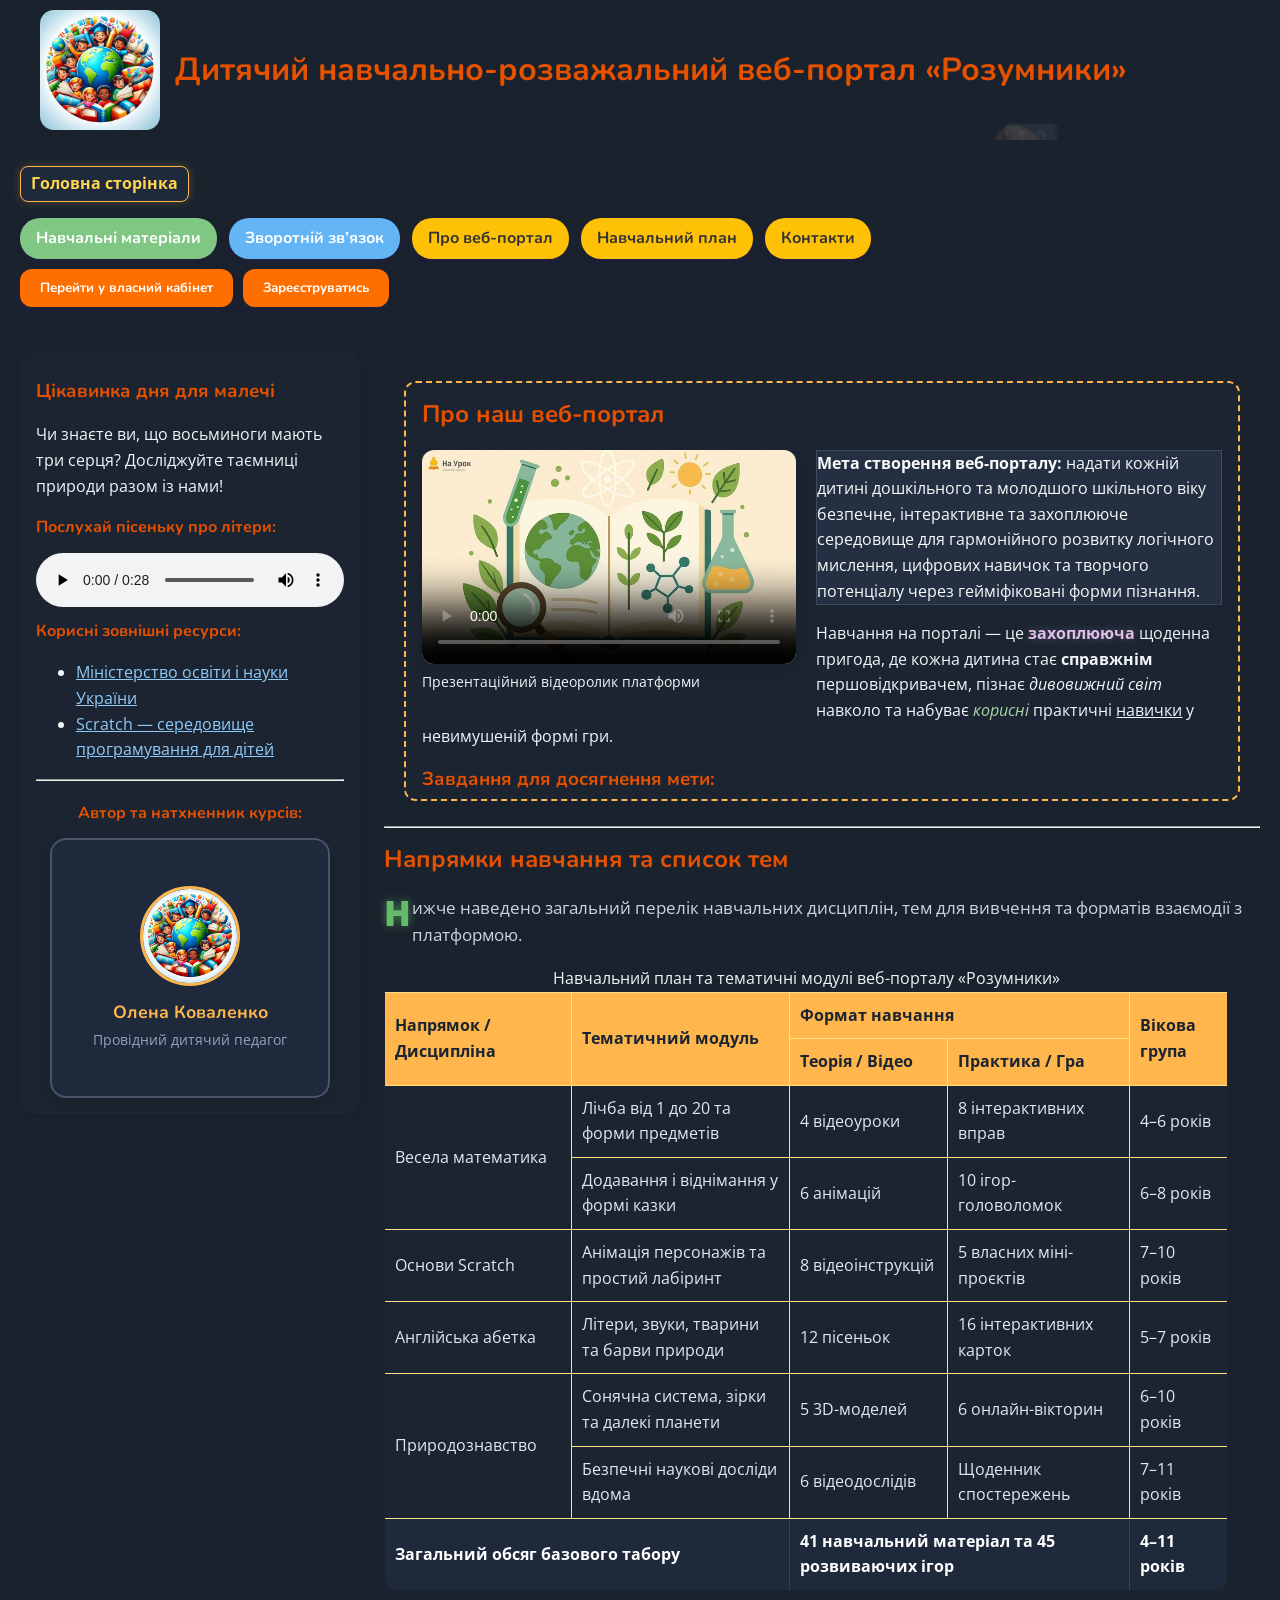
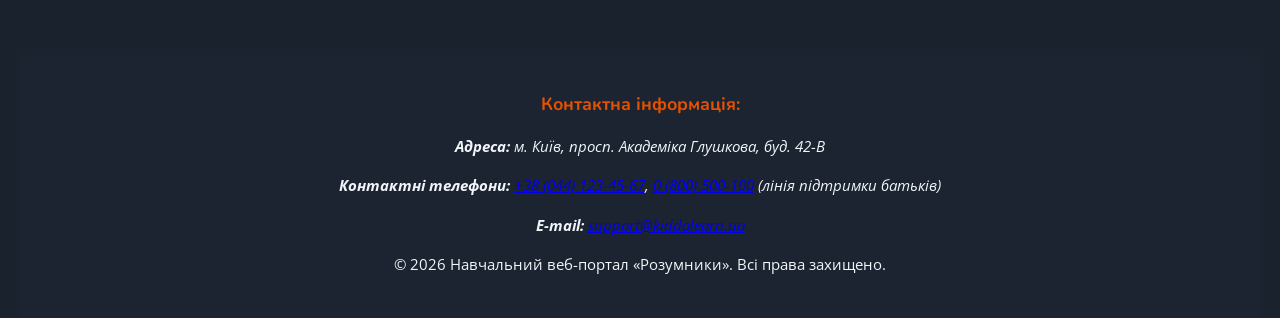
<file: index.html>
<!DOCTYPE html>
<html lang="uk">
<head>
    <meta charset="UTF-8">
    <meta name="viewport" content="width=device-width, initial-scale=1.0">
    <title>Розумники — Веб-портал для навчання дітей</title>

    <link rel="stylesheet" href="css/style.css">
    <!-- Внутрішня таблиця стилів -->
     <style>
        .page-badge {
            display: inline-block;
            background: #FFE082;
            padding: 4px 10px;
            border-radius: 8px;
            font-weight: bold;
        }

        body.theme-night .page-badge {
            background-color: #1E293B;       /* Темно-синій фон плашки */
            color: #FFD54F;                  /* Чіткий золотисто-жовтий текст */
            border: 1px solid #FFB74D;       /* Акуратна тепла рамка */
            box-shadow: 0 0 10px rgba(255, 183, 77, 0.25); /* Легке приємне неонове світіння */
        }
     </style>

     <script defer src="js/index.js"></script>
</head>
<body>

    <!-- ШАПКА САЙТУ (HEADER) -->
    <header>
        <div class="brand-header">
            <!-- Назва та логотип веб-порталу -->
            <img src="assets/images/logo.jpg" alt="Логотип дитячого навчального порталу Розумники" width="120" height="120">
            <h1>Дитячий навчально-розважальний веб-портал «Розумники»</h1>
        </div>

        <p><span class="page-badge">Головна сторінка</span></p>

        <!-- Навігаційне меню (NAV) -->
        <nav>
            <ul>
                <li><a href="courses.html">Навчальні матеріали</a></li>
                <li><a href="feedback.html">Зворотній зв’язок</a></li>
                <!-- 2 якірні посилання на складові документу -->
                <li><a href="#about">Про веб-портал</a></li>
                <li><a href="#study-plan">Навчальний план</a></li>
                <li><a href="#contacts">Контакти</a></li>
            </ul>
        </nav>

        <!-- Кнопки переходу -->
        <div>
            <button type="button" onclick="alert('Перехід у власний кабінет')">Перейти у власний кабінет</button>
            <button type="button" onclick="alert('Реєстрація нового користувача')">Зареєструватись</button>
        </div>
    </header>

    <hr>

    <!-- БІЧНА ПАНЕЛЬ (ASIDE) -->
    <aside>
        <h3>Цікавинка дня для малечі</h3>
        <p>Чи знаєте ви, що восьминоги мають три серця? Досліджуйте таємниці природи разом із нами!</p>
        
        <!-- Мультимедіа: аудіо -->
        <h4>Послухай пісеньку про літери:</h4>
        <audio controls>
            <source src="assets/audio/Alphabet-Song.mp3" type="audio/mpeg">
            Ваш браузер не підтримує аудіоелемент.
        </audio>

        <!-- 2 зовнішні посилання -->
        <h4>Корисні зовнішні ресурси:</h4>
        <ul>
            <li>
                <a href="https://mon.gov.ua/" target="_blank" rel="noopener noreferrer">Міністерство освіти і науки України</a>
            </li>
            <li>
                <a href="https://scratch.mit.edu/" target="_blank" rel="noopener noreferrer">Scratch — середовище програмування для дітей</a>
            </li>
        </ul>

        <!-- Блок автора курсу з 3D фліп-картою -->
        <hr>
        <div class="author-section">
            <h4>Автор та натхненник курсів:</h4>
            <div class="flip-card" id="authorCard">
                <div class="flip-card-inner">
                    <!-- Передня сторона (зображення та ім'я) -->
                    <div class="flip-card-front">
                        <img src="assets/images/logo.jpg" alt="Олена Коваленко — автор курсів" class="author-photo">
                        <p class="author-name">Олена Коваленко</p>
                        <span class="author-title">Провідний дитячий педагог</span>
                    </div>
                    <!-- Зворотна сторона (девіз / цитата) -->
                    <div class="flip-card-back">
                        <h5>Життєве кредо:</h5>
                        <blockquote class="author-quote">
                            «Навчання має бути захоплюючою грою, яка відкриває крила природній допитливості дитини!»
                        </blockquote>
                        <p class="author-signature">— О. І. Коваленко</p>
                    </div>
                </div>
            </div>
        </div>
    </aside>

    <hr>

    <!-- ОСНОВНИЙ КОНТЕНТ (MAIN) -->
    <main>

        <!-- СТАТТЯ (ARTICLE): Мета та завдання -->
        <article id="about">
            <h2>Про наш веб-портал</h2>

            <figure class="media-left">
                <video controls poster="assets/images/course-nature.jpg" width="320" height="180">
                    <source src="assets/video/intro.mp4" type="video/mp4">
                    Ваш браузер не підтримує тег video.
                </video>
                <figcaption>Презентаційний відеоролик платформи</figcaption>
            </figure>

            <p>
                <strong>Мета створення веб-порталу:</strong> надати кожній дитині дошкільного та молодшого шкільного віку безпечне, інтерактивне та захоплююче середовище для гармонійного розвитку логічного мислення, цифрових навичок та творчого потенціалу через гейміфіковані форми пізнання.
            </p>

            <!-- Обов'язкове речення зі стилізацією тегами span, i, b, em, u -->
            <p>
                Навчання на порталі — це <span>захоплююча</span> щоденна пригода, де кожна дитина стає <b>справжнім</b> першовідкривачем, пізнає <i>дивовижний світ</i> навколо та набуває <em>корисні</em> практичні <u>навички</u> у невимушеній формі гри.
            </p>

            <h3 class="tasks-title">Завдання для досягнення мети:</h3>
            <!-- Перелік завдань (не менше 3-х ненумерованих) -->
            <ul class="tasks-list">
                <li>Формування математичної грамотності та просторової уяви за допомогою логічних задач і головоломок.</li>
                <li>Ознайомлення дітей з основами візуального програмування та алгоритмізації на ранніх етапах розвитку.</li>
                <li>Стимулювання інтересу до вивчення іноземних мов через інтерактивні аудіоказки та пісні.</li>
                <li>Забезпечення психологічно безпечного цифрового простору без нав'язливої реклами та стресового оцінювання.</li>
            </ul>
        </article>

        <hr>

        <!-- СТАТТЯ (ARTICLE): Таблиця навчального плану -->
        <article id="study-plan">
            <h2>Напрямки навчання та список тем</h2>
            <p>Нижче наведено загальний перелік навчальних дисциплін, тем для вивчення та форматів взаємодії з платформою.</p>

            <!-- ТАБЛИЦЯ: caption, thead, tbody, tfoot, 7 рядків, 5 стовпців, 4 об'єднані комірки (rowspan і colspan) -->
             <div class="table-wrap">
                <table border="1" cellpadding="8" cellspacing="0">
                    <caption>Навчальний план та тематичні модулі веб-порталу «Розумники»</caption>
                    <thead>
                        <tr>
                            <th rowspan="2">Напрямок / Дисципліна</th>
                            <th rowspan="2">Тематичний модуль</th>
                            <th colspan="2">Формат навчання</th>
                            <th rowspan="2">Вікова група</th>
                        </tr>
                        <tr>
                            <th>Теорія / Відео</th>
                            <th>Практика / Гра</th>
                        </tr>
                    </thead>
                    <tbody>
                        <tr>
                            <td rowspan="2">Весела математика</td>
                            <td>Лічба від 1 до 20 та форми предметів</td>
                            <td>4 відеоуроки</td>
                            <td>8 інтерактивних вправ</td>
                            <td>4–6 років</td>
                        </tr>
                        <tr>
                            <td>Додавання і віднімання у формі казки</td>
                            <td>6 анімацій</td>
                            <td>10 ігор-головоломок</td>
                            <td>6–8 років</td>
                        </tr>
                        <tr>
                            <td>Основи Scratch</td>
                            <td>Анімація персонажів та простий лабіринт</td>
                            <td>8 відеоінструкцій</td>
                            <td>5 власних міні-проєктів</td>
                            <td>7–10 років</td>
                        </tr>
                        <tr>
                            <td>Англійська абетка</td>
                            <td>Літери, звуки, тварини та барви природи</td>
                            <td>12 пісеньок</td>
                            <td>16 інтерактивних карток</td>
                            <td>5–7 років</td>
                        </tr>
                        <tr>
                            <td rowspan="2">Природознавство</td>
                            <td>Сонячна система, зірки та далекі планети</td>
                            <td>5 3D-моделей</td>
                            <td>6 онлайн-вікторин</td>
                            <td>6–10 років</td>
                        </tr>
                        <tr>
                            <td>Безпечні наукові досліди вдома</td>
                            <td>6 відеодослідів</td>
                            <td>Щоденник спостережень</td>
                            <td>7–11 років</td>
                        </tr>
                    </tbody>
                    <tfoot>
                        <tr>
                            <th colspan="2">Загальний обсяг базового табору</th>
                            <td colspan="2">41 навчальний матеріал та 45 розвиваючих ігор</td>
                            <td>4–11 років</td>
                        </tr>
                    </tfoot>
                </table>
            </div>
        </article>

    </main>

    <hr>

    <!-- ПІДВАЛ (FOOTER) -->
    <footer id="contacts" tabindex="0">
        <h3>Контактна інформація:</h3>
        <address>
            <p><strong>Адреса:</strong> м. Київ, просп. Академіка Глушкова, буд. 42-В</p>
            <p><strong>Контактні телефони:</strong> <a href="tel:+380441234567">+38 (044) 123-45-67</a>, <a href="tel:+380800500100">0 (800) 500-100</a> (лінія підтримки батьків)</p>
            <p><strong>E-mail:</strong> <a href="mailto:support@kiddolearn.ua">support@kiddolearn.ua</a></p>
        </address>
        <p>&copy; 2026 Навчальний веб-портал «Розумники». Всі права захищено.</p>
    </footer>

</body>
</html>
</file>
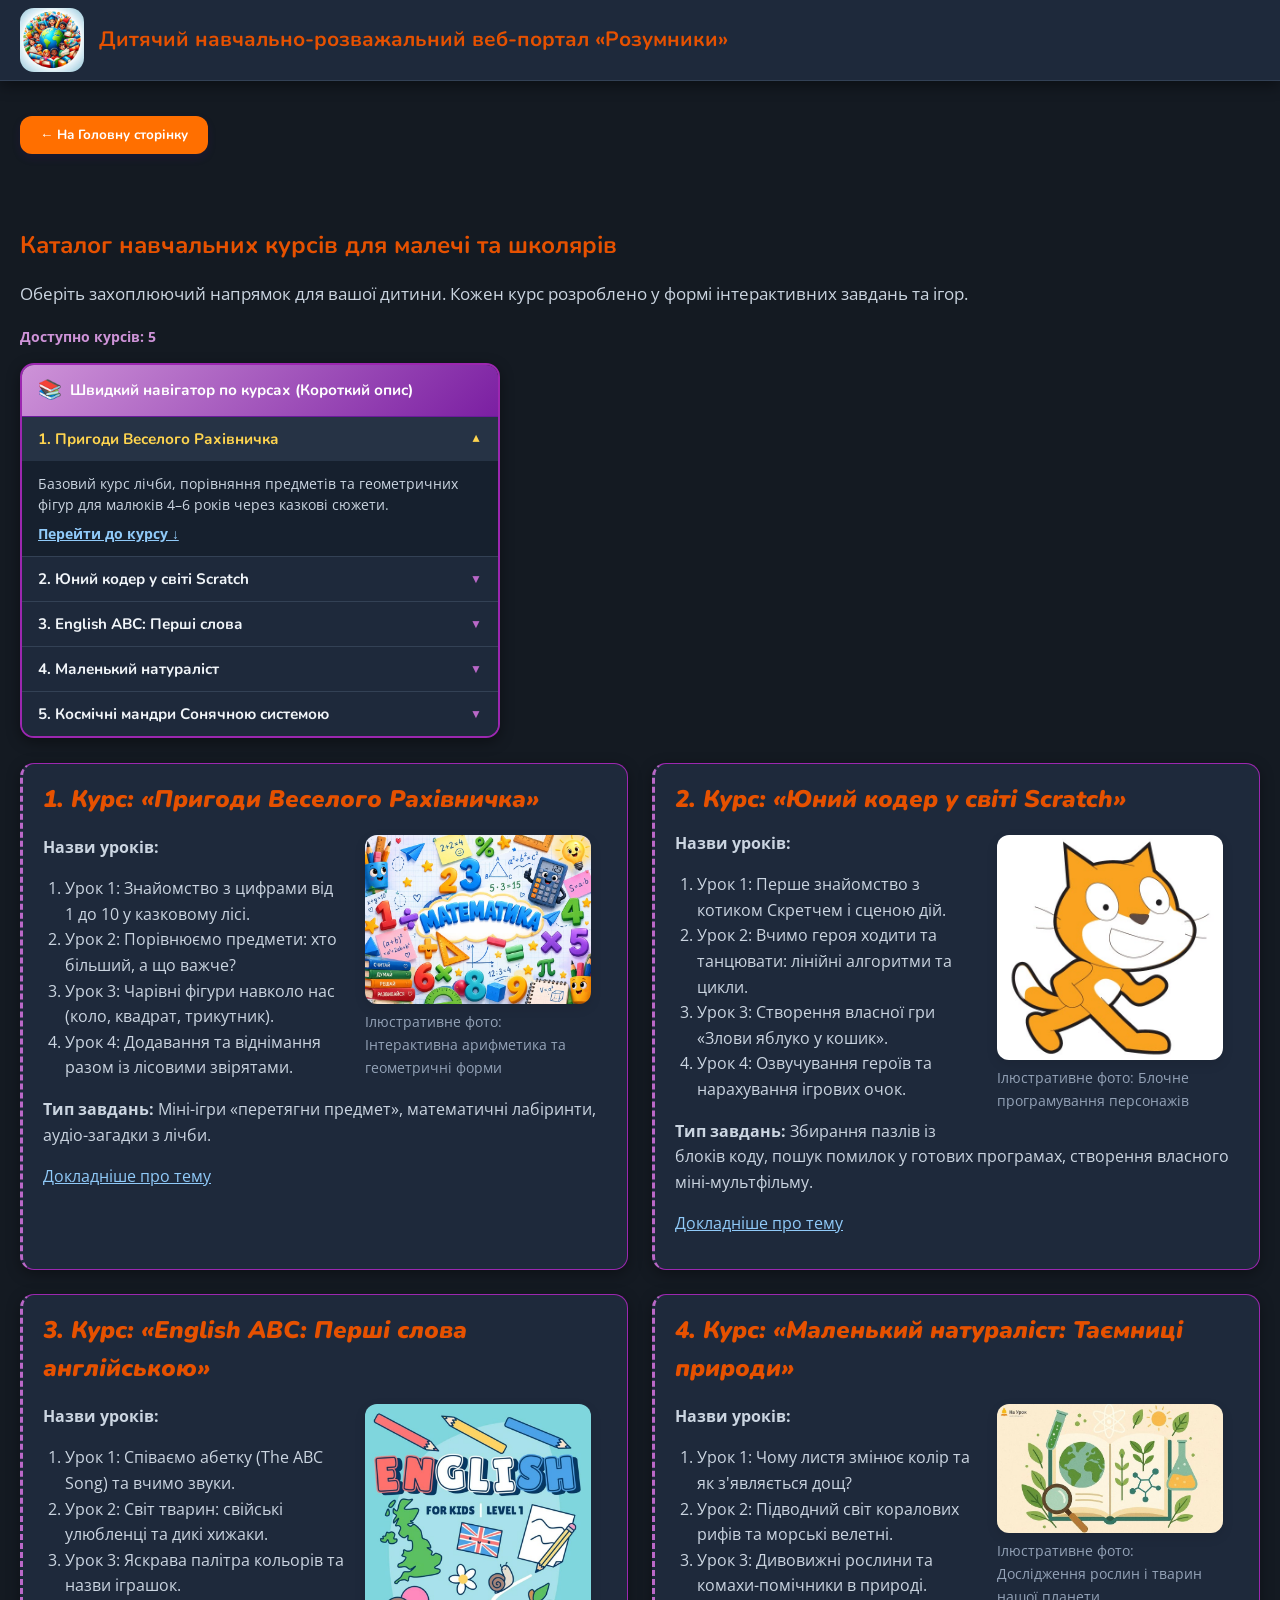
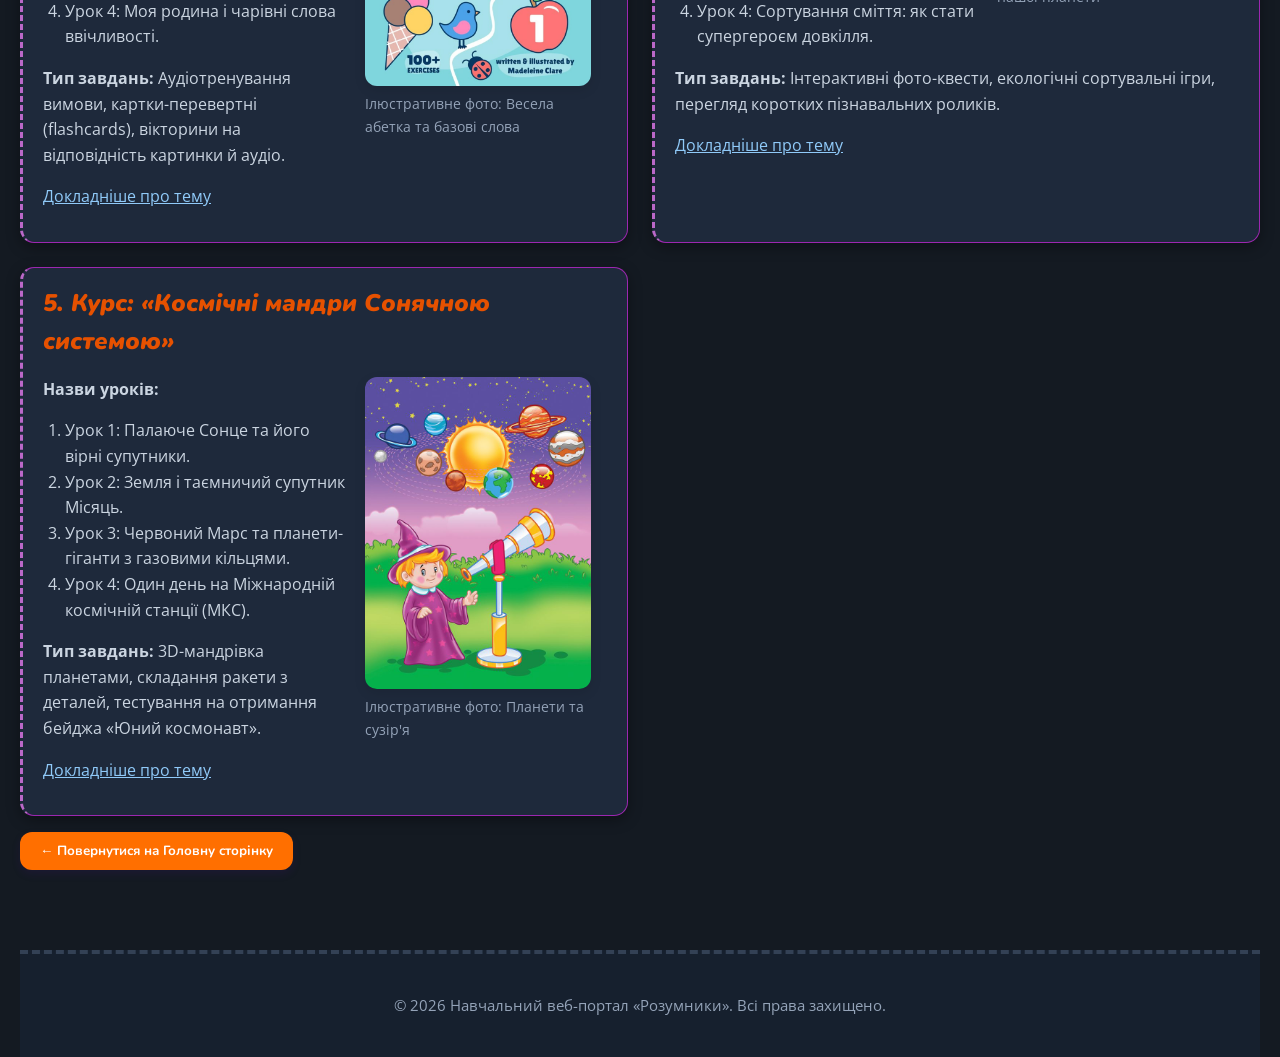
<file: courses.html>
<!DOCTYPE html>
<html lang="uk">
<head>
    <meta charset="UTF-8">
    <meta name="viewport" content="width=device-width, initial-scale=1.0">
    <title>Наші курси — Веб-портал «Розумники»</title>

    <link rel="stylesheet" href="css/style.css">
    <!-- Внутрішня таблиця стилів -->
    <style>
        .courses-counter {
            font-size: 0.9rem;
            color: #7B1FA2;
            font-weight: 700;
        }
    </style>

    <script defer src="js/courses.js"></script>
</head>
<body class="page-courses">

    <!-- ШАПКА СТОРІНКИ -->
    <header>
        <div>
            <img src="assets/images/logo.jpg" alt="Логотип дитячого навчального порталу Розумники" width="120" height="120">
            <h1>Дитячий навчально-розважальний веб-портал «Розумники»</h1>
        </div>
        
        <p>
            <a href="index.html">
                <button type="button">&larr; На Головну сторінку</button>
            </a>
        </p>
    </header>

    <!-- ОСНОВНА ЧАСТИНА -->
    <main>
        <h2>Каталог навчальних курсів для малечі та школярів</h2>
        <p>Оберіть захоплюючий напрямок для вашої дитини. Кожен курс розроблено у формі інтерактивних завдань та ігор.</p>
        <p class="courses-counter">Доступно курсів: 5</p>
        
            <!-- Інтерактивний акордеон у верхньому лівому куті (Вимога варіанта 4) -->
            <div class="courses-accordion-wrapper">
                <div class="accordion" id="coursesAccordion">
                    <div class="accordion-title">
                        <span class="accordion-icon">📚</span>
                        <strong>Швидкий навігатор по курсах (Короткий опис)</strong>
                    </div>

                    <!-- Елемент акордеона 1 -->
                    <div class="accordion-item">
                        <button type="button" class="accordion-header" aria-expanded="false">
                            <span>1. Пригоди Веселого Рахівничка</span>
                            <span class="chevron">▼</span>
                        </button>
                        <div class="accordion-body">
                            <div class="accordion-content">
                                <p>Базовий курс лічби, порівняння предметів та геометричних фігур для малюків 4–6 років через казкові сюжети.</p>
                                <a href="#course-1" class="accordion-link">Перейти до курсу &darr;</a>
                            </div>
                        </div>
                    </div>

                    <!-- Елемент акордеона 2 -->
                    <div class="accordion-item">
                        <button type="button" class="accordion-header" aria-expanded="false">
                            <span>2. Юний кодер у світі Scratch</span>
                            <span class="chevron">▼</span>
                        </button>
                        <div class="accordion-body">
                            <div class="accordion-content">
                                <p>Візуальне блочне програмування, створення анімацій, перших інтерактивних лабіринтів та міні-ігор на платформі Scratch.</p>
                                <a href="#course-2" class="accordion-link">Перейти до курсу &darr;</a>
                            </div>
                        </div>
                    </div>

                    <!-- Елемент акордеона 3 -->
                    <div class="accordion-item">
                        <button type="button" class="accordion-header" aria-expanded="false">
                            <span>3. English ABC: Перші слова</span>
                            <span class="chevron">▼</span>
                        </button>
                        <div class="accordion-body">
                            <div class="accordion-content">
                                <p>Англійська абетка, перші тематичні слова (тварини, кольори, родина) та аудіо-тренажери правильної вимови.</p>
                                <a href="#course-3" class="accordion-link">Перейти до курсу &darr;</a>
                            </div>
                        </div>
                    </div>

                    <!-- Елемент акордеона 4 -->
                    <div class="accordion-item">
                        <button type="button" class="accordion-header" aria-expanded="false">
                            <span>4. Маленький натураліст</span>
                            <span class="chevron">▼</span>
                        </button>
                        <div class="accordion-body">
                            <div class="accordion-content">
                                <p>Пізнавальні уроки про явища природи, підводний світ, екологію, сортування сміття та безпечні домашні досліди.</p>
                                <a href="#course-4" class="accordion-link">Перейти до курсу &darr;</a>
                            </div>
                        </div>
                    </div>

                    <!-- Елемент акордеона 5 -->
                    <div class="accordion-item">
                        <button type="button" class="accordion-header" aria-expanded="false">
                            <span>5. Космічні мандри Сонячною системою</span>
                            <span class="chevron">▼</span>
                        </button>
                        <div class="accordion-body">
                            <div class="accordion-content">
                                <p>Дослідження планет, супутників, зірок і життя космонавтів на Міжнародній космічній станції за допомогою 3D-моделей.</p>
                                <a href="#course-5" class="accordion-link">Перейти до курсу &darr;</a>
                            </div>
                        </div>
                    </div>
                </div>
            </div>

        <section>
            <!-- КУРС 1 -->
            <article id="course-1">
                <h3>1. Курс: «Пригоди Веселого Рахівничка»</h3>
                <figure class="media-right">
                    <img src="assets/images/course-math.jpg" alt="Курс інтерактивної математики" width="240" height="180">
                    <figcaption>Ілюстративне фото: Інтерактивна арифметика та геометричні форми</figcaption>
                </figure>
                <p><strong>Назви уроків:</strong></p>
                <ol>
                    <li>Урок 1: Знайомство з цифрами від 1 до 10 у казковому лісі.</li>
                    <li>Урок 2: Порівнюємо предмети: хто більший, а що важче?</li>
                    <li>Урок 3: Чарівні фігури навколо нас (коло, квадрат, трикутник).</li>
                    <li>Урок 4: Додавання та віднімання разом із лісовими звірятами.</li>
                </ol>
                <p><strong>Тип завдань:</strong> Міні-ігри «перетягни предмет», математичні лабіринти, аудіо-загадки з лічби.</p>
                <p><a href="https://www.khanacademy.org/math/early-math" target="_blank" rel="noopener noreferrer">Докладніше про тему</a></p>
            </article>

            <hr>

            <!-- КУРС 2 -->
            <article id="course-2">
                <h3>2. Курс: «Юний кодер у світі Scratch»</h3>
                <figure class="media-right">
                    <img src="assets/images/course-scratch.jpg" alt="Курс візуального кодування" width="180" height="180">
                    <figcaption>Ілюстративне фото: Блочне програмування персонажів</figcaption>
                </figure>
                <p style="margin-top: 0;"><strong>Назви уроків:</strong></p>
                <ol>
                    <li>Урок 1: Перше знайомство з котиком Скретчем і сценою дій.</li>
                    <li>Урок 2: Вчимо героя ходити та танцювати: лінійні алгоритми та цикли.</li>
                    <li>Урок 3: Створення власної гри «Злови яблуко у кошик».</li>
                    <li>Урок 4: Озвучування героїв та нарахування ігрових очок.</li>
                </ol>
                <p><strong>Тип завдань:</strong> Збирання пазлів із блоків коду, пошук помилок у готових програмах, створення власного міні-мультфільму.</p>
                <p><a href="https://scratch.mit.edu/" target="_blank" rel="noopener noreferrer">Докладніше про тему</a></p>
            </article>

            <hr>

            <!-- КУРС 3 -->
            <article id="course-3">
                <h3>3. Курс: «English ABC: Перші слова англійською»</h3>
                <figure class="media-right">
                    <img src="assets/images/course-english.jpg" alt="Курс англійської для дітей" width="144" height="180">
                    <figcaption>Ілюстративне фото: Весела абетка та базові слова</figcaption>
                </figure>
                <p><strong>Назви уроків:</strong></p>
                <ol>
                    <li>Урок 1: Співаємо абетку (The ABC Song) та вчимо звуки.</li>
                    <li>Урок 2: Світ тварин: свійські улюбленці та дикі хижаки.</li>
                    <li>Урок 3: Яскрава палітра кольорів та назви іграшок.</li>
                    <li>Урок 4: Моя родина і чарівні слова ввічливості.</li>
                </ol>
                <p><strong>Тип завдань:</strong> Аудіотренування вимови, картки-перевертні (flashcards), вікторини на відповідність картинки й аудіо.</p>
                <p><a href="https://learnenglishkids.britishcouncil.org/" target="_blank" rel="noopener noreferrer">Докладніше про тему</a></p>
            </article>

            <hr>

            <!-- КУРС 4 -->
            <article id="course-4">
                <h3>4. Курс: «Маленький натураліст: Таємниці природи»</h3>
                <figure class="media-right">
                    <img src="assets/images/course-nature.jpg" alt="Курс природознавства" width="315" height="180">
                    <figcaption>Ілюстративне фото: Дослідження рослин і тварин нашої планети</figcaption>
                </figure>
                <p><strong>Назви уроків:</strong></p>
                <ol>
                    <li>Урок 1: Чому листя змінює колір та як з'являється дощ?</li>
                    <li>Урок 2: Підводний світ коралових рифів та морські велетні.</li>
                    <li>Урок 3: Дивовижні рослини та комахи-помічники в природі.</li>
                    <li>Урок 4: Сортування сміття: як стати супергероєм довкілля.</li>
                </ol>
                <p><strong>Тип завдань:</strong> Інтерактивні фото-квести, екологічні сортувальні ігри, перегляд коротких пізнавальних роликів.</p>
                <p><a href="https://kids.nationalgeographic.com/" target="_blank" rel="noopener noreferrer">Докладніше про тему</a></p>
            </article>

            <hr>

            <!-- КУРС 5 -->
            <article id="course-5">
                <h3>5. Курс: «Космічні мандри Сонячною системою»</h3>
                <figure class="media-right">
                    <img src="assets/images/course-space.jpg" alt="Курс астрономії для дітей" width="130" height="180">
                    <figcaption>Ілюстративне фото: Планети та сузір'я</figcaption>
                </figure>
                <p><strong>Назви уроків:</strong></p>
                <ol>
                    <li>Урок 1: Палаюче Сонце та його вірні супутники.</li>
                    <li>Урок 2: Земля і таємничий супутник Місяць.</li>
                    <li>Урок 3: Червоний Марс та планети-гіганти з газовими кільцями.</li>
                    <li>Урок 4: Один день на Міжнародній космічній станції (МКС).</li>
                </ol>
                <p><strong>Тип завдань:</strong> 3D-мандрівка планетами, складання ракети з деталей, тестування на отримання бейджа «Юний космонавт».</p>
                <p><a href="https://spaceplace.nasa.gov/" target="_blank" rel="noopener noreferrer">Докладніше про тему</a></p>
            </article>
        </section>

        <p>
            <a href="index.html">
                <button type="button">&larr; Повернутися на Головну сторінку</button>
            </a>
        </p>
    </main>

    <hr>

    <!-- ПІДВАЛ -->
    <footer>
        <p>&copy; 2026 Навчальний веб-портал «Розумники». Всі права захищено.</p>
    </footer>

</body>
</html>
</file>
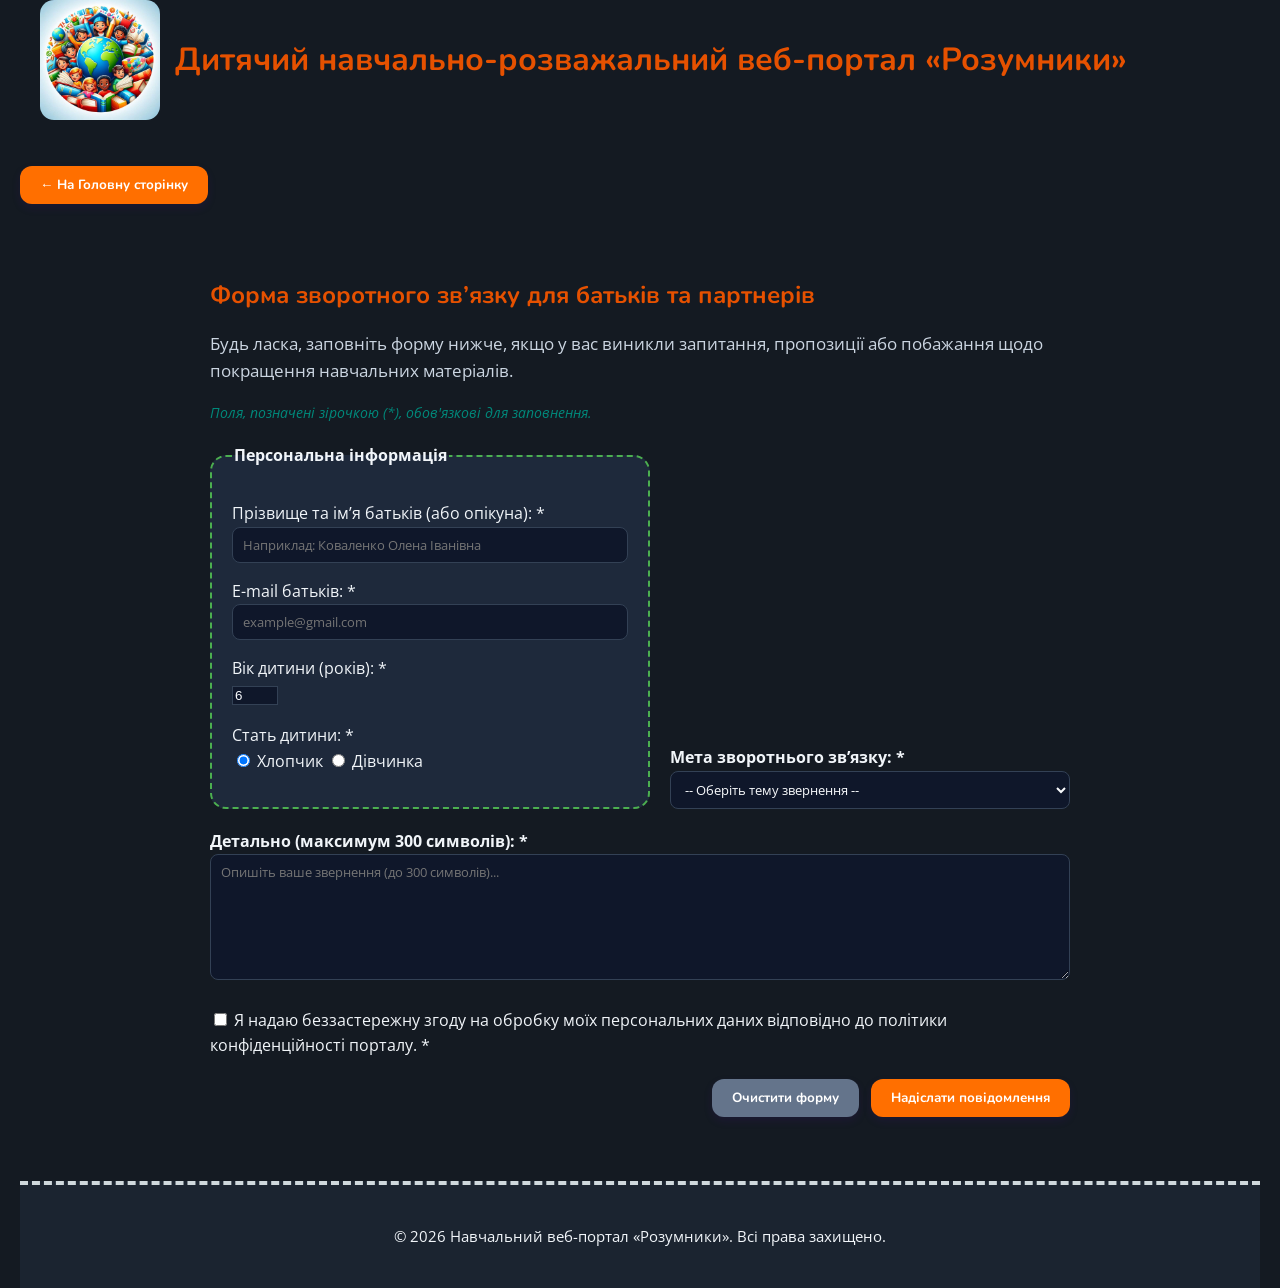
<file: feedback.html>
<!DOCTYPE html>
<html lang="uk">
<head>
    <meta charset="UTF-8">
    <meta name="viewport" content="width=device-width, initial-scale=1.0">
    <title>Зворотній зв’язок — Веб-портал «Розумники»</title>

    <link rel="stylesheet" href="css/style.css">
    <!-- Внутрішня таблиця стилів -->
     <style>
        .feedback-help-text {
            color: #00897B;
            font-size: 0.85rem;
            font-style: italic;
        }
     </style>

     <script defer src="js/feedback.js"></script>
</head>
<body class="page-feedback">

    <!-- ШАПКА СТОРІНКИ -->
    <header>
        <div>
            <img src="assets/images/logo.jpg" alt="Логотип дитячого навчального порталу Розумники" width="120" height="120">
            <h1>Дитячий навчально-розважальний веб-портал «Розумники»</h1>
        </div>
        
        <p>
            <a href="index.html">
                <button type="button">← На Головну сторінку</button>
            </a>
        </p>
    </header>

    <hr>

    <!-- ОСНОВНИЙ КОНТЕНТ -->
    <main>
        <h2>Форма зворотного зв’язку для батьків та партнерів</h2>
        <p>Будь ласка, заповніть форму нижче, якщо у вас виникли запитання, пропозиції або побажання щодо покращення навчальних матеріалів.</p>

        <!-- ФОРМА ЗВОРОТНОГО ЗВ'ЯЗКУ -->
        <form action="#" method="post">

            <p class="feedback-help-text">Поля, позначені зірочкою (*), обов'язкові для заповнення.</p>

            <!-- Група полів 1-4: рамка з легендою "Персональна інформація" -->
            <fieldset>
                <legend><strong>Персональна інформація</strong></legend>

                <!-- 1. Прізвище та ім’я батьків -->
                <p>
                    <label for="parent-name">Прізвище та ім’я батьків (або опікуна): *</label><br>
                    <input type="text" id="parent-name" name="parent_name" placeholder="Наприклад: Коваленко Олена Іванівна" size="40" required>
                </p>

                <!-- 2. E-mail батьків -->
                <p>
                    <label for="parent-email">E-mail батьків: *</label><br>
                    <input type="email" id="parent-email" name="parent_email" placeholder="example@gmail.com" size="40" required>
                </p>

                <!-- 3. Вік дитини -->
                <p>
                    <label for="child-age">Вік дитини (років): *</label><br>
                    <input type="number" id="child-age" name="child_age" min="3" max="16" step="1" value="6" required>
                </p>

                <!-- 4. Стать дитини -->
                <p>
                    <span>Стать дитини: *</span><br>
                    <input type="radio" id="gender-boy" name="child_gender" value="хлопчик" checked>
                    <label for="gender-boy">Хлопчик</label>

                    <input type="radio" id="gender-girl" name="child_gender" value="дівчинка">
                    <label for="gender-girl">Дівчинка</label>
                </p>
            </fieldset>

            <br>

            <!-- 5. Випадаючий список "Мета зворотнього зв'язку" -->
            <p class="form-purpose">
                <label for="feedback-purpose"><strong>Мета зворотнього зв’язку: *</strong></label><br>
                <select id="feedback-purpose" name="feedback_purpose" required>
                    <option value="" disabled selected>-- Оберіть тему звернення --</option>
                    <option value="cooperation">співпраця</option>
                    <option value="complaint">скарга на неякісний контент</option>
                    <option value="suggestion">пропозиція</option>
                    <option value="bug">наявність помилки</option>
                </select>
            </p>

            <!-- 6. Поле "Детально" з обмеженнями на висоту, ширину і кількість символів -->
            <p class="form-details">
                <label for="feedback-details"><strong>Детально (максимум 300 символів): *</strong></label><br>
                <textarea id="feedback-details" name="feedback_details" rows="6" cols="50" maxlength="300" placeholder="Опишіть ваше звернення (до 300 символів)..." required></textarea>
            </p>

            <!-- Згода на обробку персональних даних -->
            <p class="form-consent">
                <input type="checkbox" id="consent" name="data_consent" required>
                <label for="consent">Я надаю беззастережну згоду на обробку моїх персональних даних відповідно до політики конфіденційності порталу. *</label>
            </p>

            <!-- Кнопки відправлення та скидання -->
            <p class="form-actions">
                <button type="submit">Надіслати повідомлення</button>
                <button type="reset">Очистити форму</button>
            </p>

        </form>
    </main>

    <hr>

    <!-- ПІДВАЛ -->
    <footer>
        <p>© 2026 Навчальний веб-портал «Розумники». Всі права захищено.</p>
    </footer>

</body>
</html>
</file>
<file: css/style.css>
/* ==========================================================================
   Лабораторна робота №2. Базові стилі дитячого веб-порталу «Розумники»
   Стиль дизайну: Мальований / ігровий
   ========================================================================== */

/* 1. Підключення двох різних шрифтів: Nunito та Open Sans */
@import url('https://fonts.googleapis.com/css2?family=Nunito:wght@400;700;900&family=Open+Sans:ital,wght@0,400;0,600;1,400&display=swap');

/* Глобальні змінні кольорів різними способами (HEX, RGB, HSL, Name) */
:root {
    --primary-color: #FF6F00; /* HEX */
    --primary-dark: #E65100; /* HEX */
    --accent-color: #4A148C; /* HEX (за варіантом)*/
    --card-bg-rgb: rgb(255, 255, 255); /* RGB */
    --shadow-color: rgba(74, 20, 140, 0.15); /* RGBA */
    --soft-green: hsl(142, 55%, 45%); /* HSL */
    --fun-yellow: hsl(45, 100%, 51%); /* HSL */
    --text-main: #2C3E50; /* HEX */
    --bg-page: #F5F9FC; /* HEX */
    --amber: #FFB74D; /* HEX */
    --amber-light: #FFE082; /* HEX */
    --link-blue: #1565C0; /* HEX */
    --gray-muted: #90A4AE; /* HEX */

}

/* Універсальний селектор */
* {
    box-sizing: border-box;
}

/* 2. Базові правила для body */
body {
    margin: 0;
    padding: 0;
    background-color: var(--bg-page);
    font-family: 'Open Sans', sans-serif;   /* Шрифт №1: основний текст */
    color: var(--text-main);
    line-height: 1.6;
}

/* Селектор елементів: заголовки отримують шрифт №2 (Nunito) */
h1, h2, h3, h4, h5, h6 {
    font-family: 'Nunito', sans-serif;      /* Шрифт №2: заголовки */
    color: var(--primary-dark);
    margin-top: 0.5em;
    margin-bottom: 0.5em;
}

/* Комбінатор нащадка (пробіл): кнопки всередині посилань */
a button {
    cursor: pointer;
}

/* Комбінатор безпосередньої дитини (>) */
nav > ul {
    list-style: none;
    padding: 0;
    margin: 0;
    display: flex;
    flex-wrap: wrap;
    gap: 12px;
}

nav > ul > li > a {
    display: inline-block;
    padding: 8px 16px;
    background-color: var(--fun-yellow);
    color: #333333;
    text-decoration: none;
    font-family: 'Nunito', sans-serif;
    font-weight: 700;
    border-radius: 20px;
    box-shadow: 0 3px 6px var(--shadow-color);
    transition: transform 0.2s ease, background-color 0.2s ease;
}

nav > ul > li > a:hover {
    background-color: #FFB300;
    transform: translateY(-2px);
}

/* Селектор за атрибутом із частковим входженням [attr*=value] */
a[href*="courses"] {
    background-color: #81C784 !important; /* Зеленуватий акцент для навчальних матеріалів */
    color: white !important;              /* Спосіб кольору: Name */
}

a[href*="feedback"] {
    background-color: #64B5F6 !important; /* Блакитний для зворотного зв'язку */
    color: white !important;
}

/* Суміжний сестринський комбінатор (+) */
h2 + p {
    font-size: 1.05rem;
    color: #546E7A;
}

/* Селектори кнопок форми та дій */
button {
    font-family: 'Nunito', sans-serif;
    font-weight: 700;
    padding: 10px 20px;
    border: none;
    border-radius: 12px;
    cursor: pointer;
    background-color: var(--primary-color);
    color: white;                         /* Спосіб кольору: Name */
    box-shadow: 0 4px 8px var(--shadow-color);
    transition: all 0.25s ease;
}

button:hover {
    background-color: var(--primary-dark);
    transform: scale(1.03);
}

/* Селектор за обов'язковим атрибутом [required] */
input[required], textarea[required], select[required] {
    border-left: 4px solid var(--primary-color);
}

/* Стилізація зображень у мальованому стилі */
img {
    border-radius: 14px;
    max-width: 100%;
    height: auto;
}

/* Спільний футер */
footer {
    background: #ECEFF1;
    text-align: center;
    padding: 24px;
    margin-top: 40px;
    border-top: 4px dashed #CFD8DC;
    font-size: 0.95rem;
}


/* ==========================================================================
   3. Стилі для Головної сторінки (index.html) — Варіант 4
   ========================================================================== */

/* 1. Позиціонування шапки (position: relative, z-index) */
header {
    position: relative;
    padding-top: 150px;                     /* Місце для абсолютно позиціонованого логотипу */
    padding-bottom: 20px;
    z-index: 10;
}

/* Вимога варіанта: Назва веб-порталу та логотип абсолютно позиціоновані з 0 відступом зверху */
header > div:first-child {
    position: absolute;
    top: 0;
    left: 20px;
    display: flex;
    align-items: center;
    gap: 15px;
}

header > nav {
    margin-bottom: 10px;
}

header div:last-child {
    display: flex;
    gap: 10px;
}

/* 2. Макет сторінки на CSS Grid (п. 6 завдання) */
@media (min-width: 768px) {
    body {
        display: grid;
        grid-template-areas:
            "header header"
            "aside main"
            "footer footer";
        grid-template-columns: 340px 1fr;
        gap: 24px;
        padding: 0 20px;
    }

    header {
        grid-area: header;
    }

    aside {
        grid-area: aside;
        position: static;                   /* Друге значення position: static */
        background: var(--card-bg-rgb);     /* RGB */
        padding: 16px;
        border-radius: 16px;
        box-shadow: 0 4px 12px rgba(0, 0, 0, 0.06);
        height: fit-content;
    }

    main {
        grid-area: main;
    }

    footer {
        grid-area: footer;
    }

    /* Ховаємо <hr>, бо вони є прямими дітьми body і ламають сітку */
    body > hr {
        display: none;
    }
}

audio {
    width: 100%;
    min-width: 300px;
    box-sizing: border-box;
    max-width: 100%;
    display: block;
    margin: 12px 0;
}

/* 3. Float: відео ЗЛІВА, фото СПРАВА */
article figure {
    margin: 0;
}

/* Відео — зліва, текст обтікає справа */
article figure.media-left {
    float: left;
    clear: left;
    width: 45%;
    max-width: 480px;
    margin: 4px 20px 12px 16px;
}

/* Завдання починаються під відео, на всю ширину */
#about .tasks-title,
#about .tasks-list {
    clear: left;
}

/* Бонус: білий фон першого абзацу більше не заходить під відео */
#about p:first-of-type {
    display: flow-root;
}

/* Фото — справа, текст обтікає зліва */
article figure.media-right {
    float: right;
    clear: right;
    width: 30%;
    max-width: 240px;
    margin: 4px 16px 12px 20px;
}

/* Медіа заповнюють фігуру; float усередині фігури скидаємо */
article figure img,
article figure video {
    display: block;
    float: none;
    width: 100%;
    height: auto;
    margin: 0;
    border-radius: 12px;
    box-shadow: 0 4px 12px rgba(0, 0, 0, 0.1);
}

article figcaption {
    font-size: 0.9rem;
    padding: 6px 0;
}

/* Клірфікс: наступні блоки не наїжджають на float */
article::after {
    content: "";
    display: table;
    clear: both;
}

/* Вузькі екрани: прибираємо обтікання */
@media (max-width: 600px) {
    article figure.media-left,
    article figure.media-right {
        float: none;
        width: 100%;
        max-width: none;
        margin: 12px 0;
    }
}

/* 4. Вимога варіанта: Блок опису мети та завдань має margin, але НЕ має padding */
/* 5. Вимога: блок з найбільшим обсягом тексту зі смугою прокручування (overflow) */
#about {
    margin: 30px 20px 25px 20px;
    padding: 0 !important;          /* вимога варіанта */
    border: 2px dashed var(--amber);
    border-radius: 12px;
    max-height: 420px;
    overflow-y: auto;               /* прокрутка лишається, а також створює BFC */
}

/* Стилізація слів з обов'язкового речення (span, b, i, em, u) */
#about p span {
    color: var(--accent-color);       /* HEX: #4A148C */
    font-weight: 700;
}

#about p em {
    color: var(--soft-green);         /* HSL */
}

/* Маркери списку завдань (псевдоелемент ::marker) */
.tasks-list li::marker {
    color: var(--soft-green);
}

/* Відступи від рамки без padding у самому #about */
#about > :not(figure) {
    margin-left: 16px;
    margin-right: 16px;
}

/* 6. Вимога варіанта: Перша літера тексту про те, чому навчають, має тінь та темно-зелений колір */
#study-plan > p::first-letter {
    font-size: 2.2rem;
    font-weight: 900;
    color: darkgreen;                     /* Спосіб задання кольору: Name */
    text-shadow: 2px 2px 4px rgba(0, 100, 0, 0.4);
    float: left;
    margin-right: 1px;
    line-height: 1;
}

/* 7. Вимога варіанта: Зміщення таблиці при наведенні курсору праворуч на 2% ширини viewport (2vw) */
#study-plan .table-wrap {
    width: calc(100% - 2.5vw);
}

#study-plan table {
    width: 100%;
    border-collapse: collapse;
    background: var(--card-bg-rgb);
    border-radius: 12px;
    overflow: hidden;
    transition: transform 0.3s ease;
}

/* Вимога варіанта: зсув праворуч на 2vw при наведенні */
#study-plan .table-wrap:hover table {
    transform: translateX(2vw);
}

#study-plan th,
#study-plan td {
    border: 1px solid var(--amber-light);
    padding: 10px;
    text-align: left;
}

#study-plan thead th {
    background-color: var(--amber);
    color: var(--card-bg-rgb);
}

#study-plan tfoot tr {
    background-color: #FFF8E1;
    font-weight: bold;
}

/* 8. Вимога варіанта: Тінь у блоку контактів через 2 сек при фокусуванні */
footer#contacts {
    outline: none;
    cursor: pointer;
    /* Затримка появи тіні рівно 2 секунди (transition-delay: 2s) */
    transition: box-shadow 0.4s ease, border-color 0.4s ease;
    border: 2px solid transparent;
}

footer#contacts:focus {
    border-color: var(--primary-color);
    box-shadow: 0 0 25px 6px rgba(255, 111, 0, 0.45); /* Поява помітної тіні */
    transition: box-shadow 0.4s ease 2s, border-color 0.4s ease;
}

/* 9. Вимога п. 4: Елемент із переходом між 2 стилями (не менше 3 властивостей) */
.interactive-card,
#about p:first-of-type {
    background-color: var(--card-bg-rgb);
    border: 1px solid #E0E0E0;
    box-shadow: 0 2px 5px rgba(0, 0, 0, 0.05);
    transition: background-color 0.3s ease, box-shadow 0.3s ease, border-color 0.3s ease; /* 3 властивості переходу */
}

#about p:first-of-type:hover {
    background-color: #FFFDE7;
    border-color: #FFD54F;
    box-shadow: 0 6px 16px rgba(255, 179, 0, 0.25);
}

/* Анімація зростання насиченості фото до 150% */
@keyframes saturate-up {
    from { filter: saturate(1); }
    to   { filter: saturate(1.5); }
}

article figure img:hover {
    animation: saturate-up 0.6s ease forwards;
}


/* ==========================================================================
   Сторінка «Наші курси» — Grid, Варіант 4
   ========================================================================== */

/* Сітка сторінки без aside: одна колонка */
.page-courses {
    grid-template-areas:
        "header"
        "main"
        "footer";
    grid-template-columns: 1fr;
}

/* Вимога: блок з назвою та логотипом фіксований зверху */
.page-courses header {
    padding-top: 100px;                     /* місце під фіксовану панель */
}

.page-courses header > div:first-child {
    position: fixed;
    top: 0;
    left: 0;
    right: 0;
    z-index: 100;
    box-sizing: border-box;
    padding: 8px 20px;
    background: var(--card-bg-rgb);
    box-shadow: 0 3px 10px var(--shadow-color);
}

.page-courses header > div:first-child img {
    width: 64px;
    height: 64px;
}

.page-courses header h1 {
    font-size: 1.3rem;
    margin: 0;
}

/* Картки курсів: адаптивна сітка (Grid) */
.page-courses section {
    display: grid;
    grid-template-columns: repeat(auto-fit, minmax(min(100%, 460px), 1fr));
    gap: 24px;
}

.page-courses section > hr {
    display: none;
}

/* Вимога: темно-фіолетова рамка, права межа суцільна тонка, ліва пунктирна */
.page-courses article {
    background: var(--card-bg-rgb);
    padding: 16px 20px;
    border-top: 1px solid var(--accent-color);
    border-bottom: 1px solid var(--accent-color);
    border-right: 1px solid var(--accent-color);
    border-left: 3px dashed var(--accent-color);
    border-radius: 14px;
    box-shadow: 0 4px 12px rgba(0, 0, 0, 0.06);
}

/* Вимога: «назва теми» — більша вага, більший розмір, курсив */
.page-courses article h3 {
    font-size: 1.5rem;
    font-weight: 900;
    font-style: italic;
    margin-top: 0;
}

.page-courses article ol {
    padding-left: 1.4rem;
}

/* Фото в картках трохи більші, ніж у глобальному правилі */
.page-courses article figure.media-right {
    width: 40%;
    min-width: 130px;
    max-width: 240px;
}

/* Вимога: фото при наведенні — насиченість 150% (keyframes saturate-up вже є) */
.page-courses article figure img:hover {
    animation: saturate-up 0.6s ease forwards;
}

/* Вимога: відвідані посилання — темно-червоні */
.page-courses article a:link {
    color: var(--link-blue);
}

.page-courses article a:visited {
    color: darkred;
}

.page-courses article a:hover {
    text-decoration: none;
}


/* ==========================================================================
   Сторінка «Зворотній зв'язок» — Flexbox
   ========================================================================== */

/* Каркас сторінки: flex-колонка замість grid */
.page-feedback {
    display: flex;
    flex-flow: column nowrap;
    justify-content: flex-start;
    align-items: stretch;
    min-height: 100vh;
    box-sizing: border-box;
}

.page-feedback header {
    padding-top: 150px;
}

.page-feedback > hr {
    display: none;
}

.page-feedback main {
    flex-grow: 1;                           /* main займає вільне місце, футер внизу */
    width: 100%;
    max-width: 900px;
    margin: 0 auto;
    padding: 0 20px;
}

/* Форма — flex-контейнер */
.page-feedback form {
    display: flex;
    flex-flow: row wrap;                    /* flex-direction + flex-wrap */
    justify-content: space-between;
    align-items: flex-start;
    align-content: flex-start;              /* працює, бо є wrap */
    gap: 20px;
}

.page-feedback form > br {
    display: none;                          /* <br> між fieldset і select став би flex-елементом */
}

.page-feedback form > * {
    margin: 0;                              /* відступи дає gap */
}

/* Flex-елементи */
.page-feedback .feedback-help-text {
    flex: 1 1 100%;
}

.page-feedback fieldset {
    flex-grow: 1;
    flex-shrink: 1;
    flex-basis: 360px;
    padding: 16px 20px;
    background: var(--card-bg-rgb);
    border: 2px dashed var(--soft-green);
    border-radius: 16px;
}

.form-purpose {
    flex-grow: 1;
    flex-shrink: 1;
    flex-basis: 320px;
    align-self: flex-end;                   /* притискається донизу ряду, до textarea */
}

.form-details,
.form-consent {
    flex: 1 1 100%;
}

/* Кнопки: власний flex-контейнер + order */
.form-actions {
    flex: 1 1 100%;
    display: flex;
    justify-content: flex-end;
    gap: 12px;
}

.form-actions button {
    flex-shrink: 0;                         /* кнопки не стискаються */
}

.form-actions button[type="reset"] {
    order: 1;                               /* «Очистити» — зліва */
    background-color: var(--gray-muted);
}

.form-actions button[type="submit"] {
    order: 2;                               /* «Надіслати» — справа */
}

/* Поля вводу */
.page-feedback input[type="text"],
.page-feedback input[type="email"],
.page-feedback select,
.page-feedback textarea {
    box-sizing: border-box;
    width: 100%;
    padding: 8px 10px;
    border-radius: 8px;
    font-family: inherit;
}

.page-feedback textarea {
    resize: vertical;
}

.page-feedback input:focus,
.page-feedback select:focus,
.page-feedback textarea:focus {
    outline: 3px solid var(--fun-yellow);
}

/* ==========================================================================
   ЛАБОРАТОРНА №4. Стилі для падаючих іграшок та денної/нічної теми
   ========================================================================== */

/* Контейнер для падаючих іграшок всередині шапки */
.brand-header {
    position: absolute;
    top: 0;
    left: 20px;
    right: 20px;
    height: 140px;
    overflow: hidden; /* Іграшки не вилітають за межі блоку */
    display: flex;
    align-items: center;
    gap: 15px;
    z-index: 10;
}

/* Логотип і назва знаходяться поверх падаючих іграшок */
.brand-header img,
.brand-header h1 {
    position: relative;
    z-index: 2;
}

/* Шар з падаючими іграшками на фоні */
.toys-layer {
    position: absolute;
    inset: 0;
    pointer-events: none;
    z-index: 1; /* Позаду тексту, але всередині блоку */
}

/* Падаюча іграшка */
.falling-toy {
    position: absolute;
    top: -60px;
    user-select: none;
    opacity: 0.85;
    animation: fallAnimation linear forwards;
    filter: drop-shadow(0 2px 4px rgba(0, 0, 0, 0.15));
}

@keyframes fallAnimation {
    0% {
        transform: translateY(0) rotate(0deg);
        opacity: 0.9;
    }
    100% {
        transform: translateY(180px) rotate(360deg);
        opacity: 0.1;
    }
}

/* ==========================================================================
   Теми за часом доби: з 6:00 до 21:00 фон на 40% світліший за нічний
   ========================================================================== */

/* Нічна тема (21:00 – 06:00) — базові темніші фони */
body.theme-night {
    --bg-page: #1a222d;
    --card-bg-rgb: rgb(27, 36, 48);
    --text-main: #F1F5F9;
    --accent-color: #CE93D8;
    --soft-green: #81C784;
    --gray-muted: #64748B;
    background-color: var(--bg-page);
    color: var(--text-main);
}

body.theme-night aside,
body.theme-night #about,
body.theme-night table,
body.theme-night footer {
    background-color: var(--card-bg-rgb);
    color: var(--text-main);
}

body.theme-night .interactive-card,
body.theme-night #about p:first-of-type {
    background-color: #243041;
    border-color: #3B4B61;
    color: #F8FAFC;
}

body.theme-night #about p:first-of-type:hover {
    background-color: #2D3D52;
    border-color: var(--amber);
    box-shadow: 0 6px 16px rgba(0, 0, 0, 0.4);
}

body.theme-night #about p span {
    color: #E1BEE7;                 /* Яскравий бузковий колір */
    text-shadow: 0 0 8px rgba(225, 190, 231, 0.3);
}

body.theme-night #about p em {
    color: #A5D6A7;                 /* Чіткий м'ятно-зелений */
}

body.theme-night aside a {
    color: #90CAF9;                 /* Яскравий блакитний для посилань */
    text-decoration: underline;
}

body.theme-night aside a:hover {
    color: #FFD54F;                 /* Золотистий hover */
}

body.theme-night h2 + p,
body.theme-night #study-plan > p {
    color: #CBD5E1;
}

body.theme-night #study-plan > p::first-letter {
    color: #66BB6A;                 /* Світліший зелений для збереження вимоги */
    text-shadow: 0 0 10px rgba(102, 187, 106, 0.6);
}

body.theme-night #study-plan tfoot tr {
    background-color: #1E293B;
    color: #F8FAFC;
}

body.theme-night #study-plan tfoot td,
body.theme-night #study-plan tfoot th {
    color: #FFFFFF;
    border-color: #334155;
}

body.theme-night #study-plan td {
    color: #E2E8F0;
}

/* Денна тема (06:00 – 21:00) — фон на 40% світліший */
body.theme-day {
    --bg-page: #FAFDFE;
    --card-bg-rgb: rgb(255, 255, 255);
    --text-main: #2C3E50;
    background-color: var(--bg-page);
    color: var(--text-main);
}

body.theme-day aside,
body.theme-day table {
    background-color: var(--card-bg-rgb);
}

/* ==========================================================================
   Стилі 3D фліп-картки автора (Головна сторінка)
   ========================================================================== */
.author-section {
    margin-top: 20px;
    text-align: center;
}

.flip-card {
    background-color: transparent;
    width: 100%;
    max-width: 280px;
    height: 260px;
    perspective: 1000px; /* Створює перспективу для 3D-простору */
    margin: 12px auto 0 auto;
    cursor: pointer;
}

.flip-card-inner {
    position: relative;
    width: 100%;
    height: 100%;
    text-align: center;
    transition: transform 0.6s cubic-bezier(0.4, 0.2, 0.2, 1);
    transform-style: preserve-3d; /* Дозволяє дочірнім елементам існувати у 3D */
    border-radius: 16px;
    box-shadow: 0 4px 12px rgba(0, 0, 0, 0.08);
}

/* Стан перевороту через JS-клас */
.flip-card.is-flipped .flip-card-inner {
    transform: rotateY(180deg);
}

/* Спільні стилі для обох сторін */
.flip-card-front, 
.flip-card-back {
    position: absolute;
    width: 100%;
    height: 100%;
    top: 0;
    left: 0;
    backface-visibility: hidden; /* Ховає зворотний бік при розвороті */
    border-radius: 16px;
    padding: 16px;
    box-sizing: border-box;
    display: flex;
    flex-direction: column;
    align-items: center;
    justify-content: center;
}

/* Передня сторона (Світла тема) */
.flip-card-front {
    background: #FFFFFF;
    border: 2px solid #FFD54F;
    color: var(--text-main);
}

.flip-card-front .author-photo {
    width: 100px;
    height: 100px;
    border-radius: 50%;
    object-fit: cover;
    border: 3px solid var(--amber);
    margin-bottom: 8px;
    float: none !important; /* Скидаємо глобальний float */
}

.author-name {
    font-family: 'Nunito', sans-serif;
    font-size: 1.1rem;
    font-weight: 700;
    margin: 4px 0 2px 0;
    color: var(--primary-dark);
}

.author-title {
    font-size: 0.85rem;
    color: var(--gray-muted);
}

/* Зворотна сторона (Світла тема) */
.flip-card-back {
    background: linear-gradient(135deg, #FFF8E1, var(--amber-light));
    border: 2px solid var(--amber);
    color: #3E2723;
    transform: rotateY(180deg);
}

.flip-card-back h5 {
    margin: 0 0 8px 0;
    color: var(--primary-dark);
    font-size: 1.05rem;
}

.author-quote {
    font-size: 0.9rem;
    font-style: italic;
    line-height: 1.4;
    margin: 0 0 10px 0;
}

.author-signature {
    font-weight: bold;
    font-size: 0.85rem;
    margin: 0;
    color: #BF360C;
}

/* Адаптація фліп-картки під темну тему (theme-night) */
body.theme-night .flip-card-front {
    background: #1E293B;
    border-color: #475569;
    color: #F8FAFC;
}

body.theme-night .author-name {
    color: var(--amber);
}

body.theme-night .author-title {
    color: #94A3B8;
}

body.theme-night .flip-card-back {
    background: linear-gradient(135deg, #1E293B, #0F172A);
    border-color: var(--amber);
    color: #F1F5F9;
}

body.theme-night .flip-card-back h5 {
    color: #FFD54F;
}

body.theme-night .author-signature {
    color: var(--amber);
}

/* ==========================================================================
   Стилі акордеона на сторінці «Наші курси» (Вимога 3 Варіанта 4)
   ========================================================================== */

/* Обгортка: фіксація/вирівнювання у верхньому лівому куті контенту */
.courses-accordion-wrapper {
    margin: 15px 0 25px 0;
    max-width: 480px; /* Компактний блок у лівій частині */
}

.accordion {
    background: #FFFFFF;
    border: 2px solid #7B1FA2;
    border-radius: 14px;
    box-shadow: 0 4px 12px rgba(123, 31, 162, 0.1);
    overflow: hidden;
}

.accordion-title {
    background: linear-gradient(135deg, #7B1FA2, #9C27B0);
    color: #FFFFFF;
    padding: 10px 16px;
    font-size: 0.95rem;
    display: flex;
    align-items: center;
    gap: 8px;
    font-family: 'Nunito', sans-serif;
}

.accordion-icon {
    font-size: 1.2rem;
}

/* Елемент акордеона */
.accordion-item {
    border-bottom: 1px solid #E1BEE7;
}

.accordion-item:last-child {
    border-bottom: none;
}

/* Кнопка-тригер заголовка */
.accordion-header {
    width: 100%;
    display: flex;
    justify-content: space-between;
    align-items: center;
    padding: 12px 16px;
    background: #FDFBFE;
    color: var(--accent-color);
    font-family: 'Nunito', sans-serif;
    font-size: 0.95rem;
    font-weight: 700;
    border: none;
    border-radius: 0;
    cursor: pointer;
    box-shadow: none;
    text-align: left;
    transition: background-color 0.25s ease, color 0.25s ease;
}

.accordion-header:hover {
    background-color: #dd00ff;
    transform: none; /* Скидаємо глобальний hover для кнопок */
}

/* Індикатор-стрілочка */
.accordion-header .chevron {
    font-size: 0.75rem;
    transition: transform 0.3s ease;
    color: #8E24AA;
}

/* Активний стан розгорнутого елемента */
.accordion-item.active .accordion-header {
    background-color: #EDE7F6;
    color: var(--primary-color);
}

.accordion-item.active .chevron {
    transform: rotate(180deg);
}

/* Тіло секції: плавне розгортання по висоті (height/max-height) */
.accordion-body {
    max-height: 0;
    overflow: hidden;
    transition: max-height 0.35s cubic-bezier(0.4, 0, 0.2, 1);
    background-color: #FFFFFF;
}

.accordion-content {
    padding: 12px 16px;
    font-size: 0.88rem;
    color: #37474F;
    line-height: 1.5;
}

.accordion-content p {
    margin: 0 0 8px 0;
}

.accordion-link {
    display: inline-block;
    color: #7B1FA2 !important;
    font-weight: 700;
    font-size: 0.85rem;
    text-decoration: underline;
    cursor: pointer;
}

.accordion-link:hover {
    color: var(--primary-dark) !important;
}

/* ==========================================================================
   Темна тема для сторінки «Наші курси» (courses.html) та Акордеона
   ========================================================================== */

/* 1. Загальний фон сторінки та заголовки */
body.theme-night.page-courses,
body.theme-night.page-courses main {
    background-color: #141A22;
    color: #F1F5F9;
}

body.theme-night.page-courses h2 {
    color: var(--primary-dark);
}

body.theme-night.page-courses h2 + p {
    color: #CBD5E1;
}

body.theme-night.page-courses .courses-counter {
    color: #CE93D8;
}

/* 2. Фіксована шапка зверху */
body.theme-night.page-courses header > div:first-child {
    background-color: #1E293B;
    box-shadow: 0 4px 14px rgba(0, 0, 0, 0.45);
    border-bottom: 1px solid #334155;
}

body.theme-night.page-courses header h1 {
    color: var(--primary-dark);
}

/* 3. Акордеон у темній темі */
body.theme-night .accordion {
    background-color: #1E293B;
    border-color: #9C27B0;
    box-shadow: 0 4px 14px rgba(0, 0, 0, 0.4);
}

body.theme-night .accordion-title {
    background: linear-gradient(135deg, var(--accent-color), #7B1FA2);
    color: #FFFFFF;
    border-bottom: 1px solid #6A1B9A;
}

body.theme-night .accordion-item {
    border-bottom-color: #334155;
}

body.theme-night .accordion-header {
    background-color: #1E293B;
    color: #F1F5F9;
}

body.theme-night .accordion-header:hover {
    background-color: #2D3D52;
    color: #FFD54F;
}

body.theme-night .accordion-header .chevron {
    color: #BA68C8;
}

body.theme-night .accordion-item.active .accordion-header {
    background-color: #263345;
    color: #FFD54F;
}

body.theme-night .accordion-item.active .chevron {
    color: #FFD54F;
}

body.theme-night .accordion-body {
    background-color: #16202E;
}

body.theme-night .accordion-content {
    color: #CBD5E1;
}

body.theme-night .accordion-link {
    color: #90CAF9 !important;
}

body.theme-night .accordion-link:hover {
    color: #FFD54F !important;
}

/* 4. Картки курсів у темній темі */
body.theme-night.page-courses section article {
    background-color: #1E293B;
    border-top-color: #9C27B0;
    border-bottom-color: #9C27B0;
    border-right-color: #9C27B0;
    border-left-color: #BA68C8;
    box-shadow: 0 4px 14px rgba(0, 0, 0, 0.35);
    color: #F1F5F9;
}

body.theme-night.page-courses section article h3 {
    color: var(--primary-dark);
    border-bottom-color: var(--accent-color);
}

body.theme-night.page-courses section article ol,
body.theme-night.page-courses section article p {
    color: #CBD5E1;
}

body.theme-night.page-courses section article figcaption {
    color: #94A3B8;
}

body.theme-night.page-courses section article a:link {
    color: #90CAF9;
}

body.theme-night.page-courses section article a:visited {
    color: #EF5350; /* Контрастний червоний замість тьмяного на темному фоні */
}

/* 5. Футер на сторінці курсів */
body.theme-night.page-courses footer {
    background-color: #16202E;
    border-top-color: #334155;
    color: #94A3B8;
}

/* ==========================================================================
   Сторінка «Зворотній зв'язок»: Тултіп та hover-ефект для поля «Детально»
   ========================================================================== */

/* Відносне позиціонування контейнера поля для розміщення тултіпа */
.form-details {
    position: relative;
}

/* Стан поля «Детально» при наведенні (задається через JS-клас) */
#feedback-details.details-hovered {
    background-color: #FFFDE7 !important;            /* Зміна кольору фону */
    border: 2px solid #FF9800 !important;             /* Поява акцентної рамки */
    box-shadow: 0 0 15px rgba(255, 152, 0, 0.45) !important; /* Поява виразної тіні */
    transition: background-color 0.25s ease, border-color 0.25s ease, box-shadow 0.25s ease;
}

/* Спливаюча підказка (Tooltip) */
.details-tooltip {
    position: absolute;
    top: 35px;
    left: calc(100% + 15px);                         /* Розташування строго праворуч від поля */
    width: 250px;
    background: linear-gradient(135deg, #FF6F00, #FFA000);
    color: #FFFFFF;
    padding: 12px 16px;
    border-radius: 12px;
    font-size: 0.88rem;
    font-weight: 600;
    line-height: 1.4;
    box-shadow: 0 6px 18px rgba(255, 111, 0, 0.35);
    z-index: 100;
    pointer-events: none;
    opacity: 0;
    transform: translateX(-10px);
    transition: opacity 0.3s ease, transform 0.3s ease;
}

/* Стрілочка тултіпа вказівником наліво (до поля) */
.details-tooltip::before {
    content: "";
    position: absolute;
    top: 20px;
    left: -8px;
    border-width: 8px 8px 8px 0;
    border-style: solid;
    border-color: transparent #FF6F00 transparent transparent;
}

/* Активний стан тултіпа */
.details-tooltip.is-visible {
    opacity: 1;
    transform: translateX(0);
}

/* Адаптація під темну тему */
body.theme-night.page-feedback,
body.theme-night.page-feedback main {
    background-color: #141A22;
    color: #F1F5F9;
}

body.theme-night.page-feedback fieldset {
    background-color: #1E293B;
    border-color: #4CAF50;
    color: #F1F5F9;
}

body.theme-night.page-feedback input,
body.theme-night.page-feedback select,
body.theme-night.page-feedback textarea {
    background-color: #0F172A;
    color: #F8FAFC;
    border: 1px solid #334155;
}

body.theme-night #feedback-details.details-hovered {
    background-color: #1E293B !important;
    border-color: #FFB74D !important;
    box-shadow: 0 0 16px rgba(255, 183, 77, 0.4) !important;
}

body.theme-night .details-tooltip {
    background: linear-gradient(135deg, #E65100, #BF360C);
    box-shadow: 0 6px 18px rgba(0, 0, 0, 0.5);
    border: 1px solid #FFB74D;
}

body.theme-night .details-tooltip::before {
    border-color: transparent #E65100 transparent transparent;
}

/* На вузьких екранах тултіп зміщується під поле, щоб не вилазити за екран */
@media (max-width: 900px) {
    .details-tooltip {
        left: 0;
        top: 100%;
        margin-top: 10px;
        width: calc(100% - 32px);
    }

    .details-tooltip::before {
        top: -8px;
        left: 30px;
        border-width: 0 8px 8px 8px;
        border-color: transparent transparent #FF6F00 transparent;
    }

    body.theme-night .details-tooltip::before {
        border-color: transparent transparent #E65100 transparent;
    }
}
</file>
